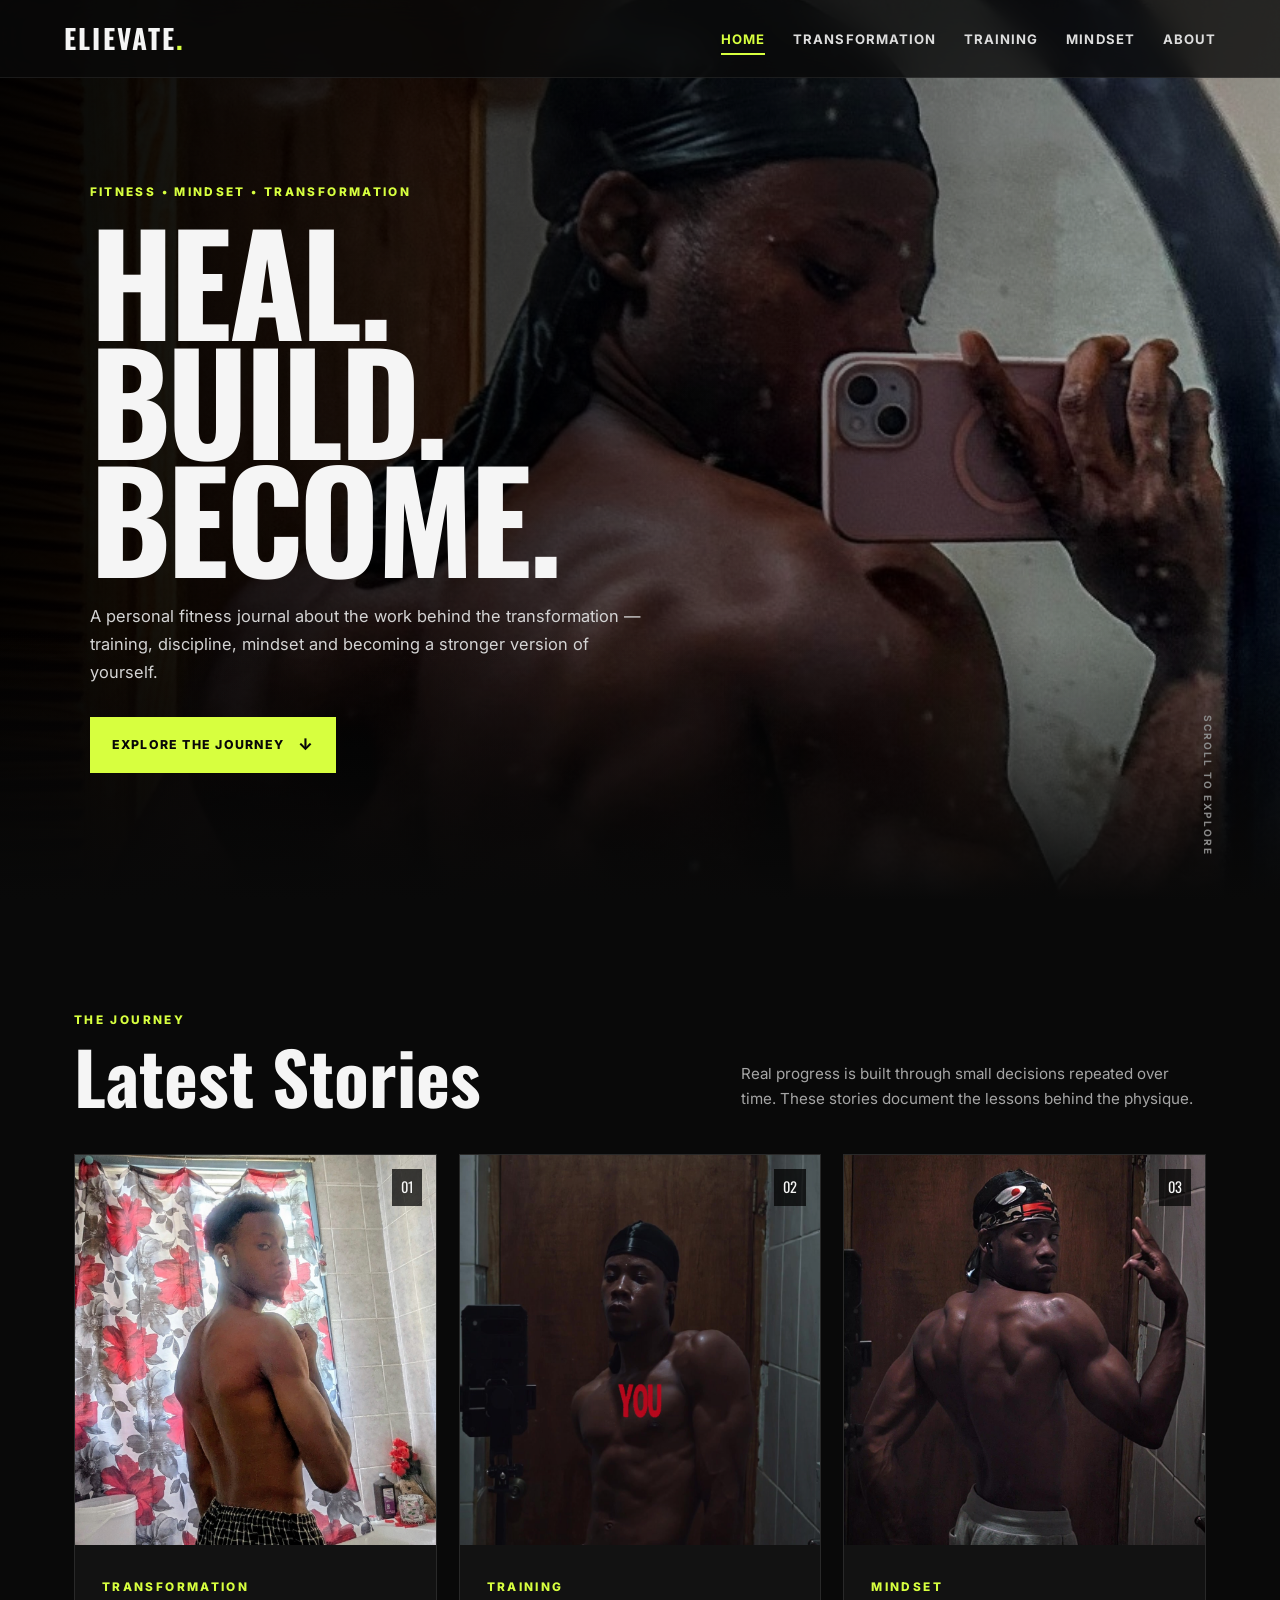
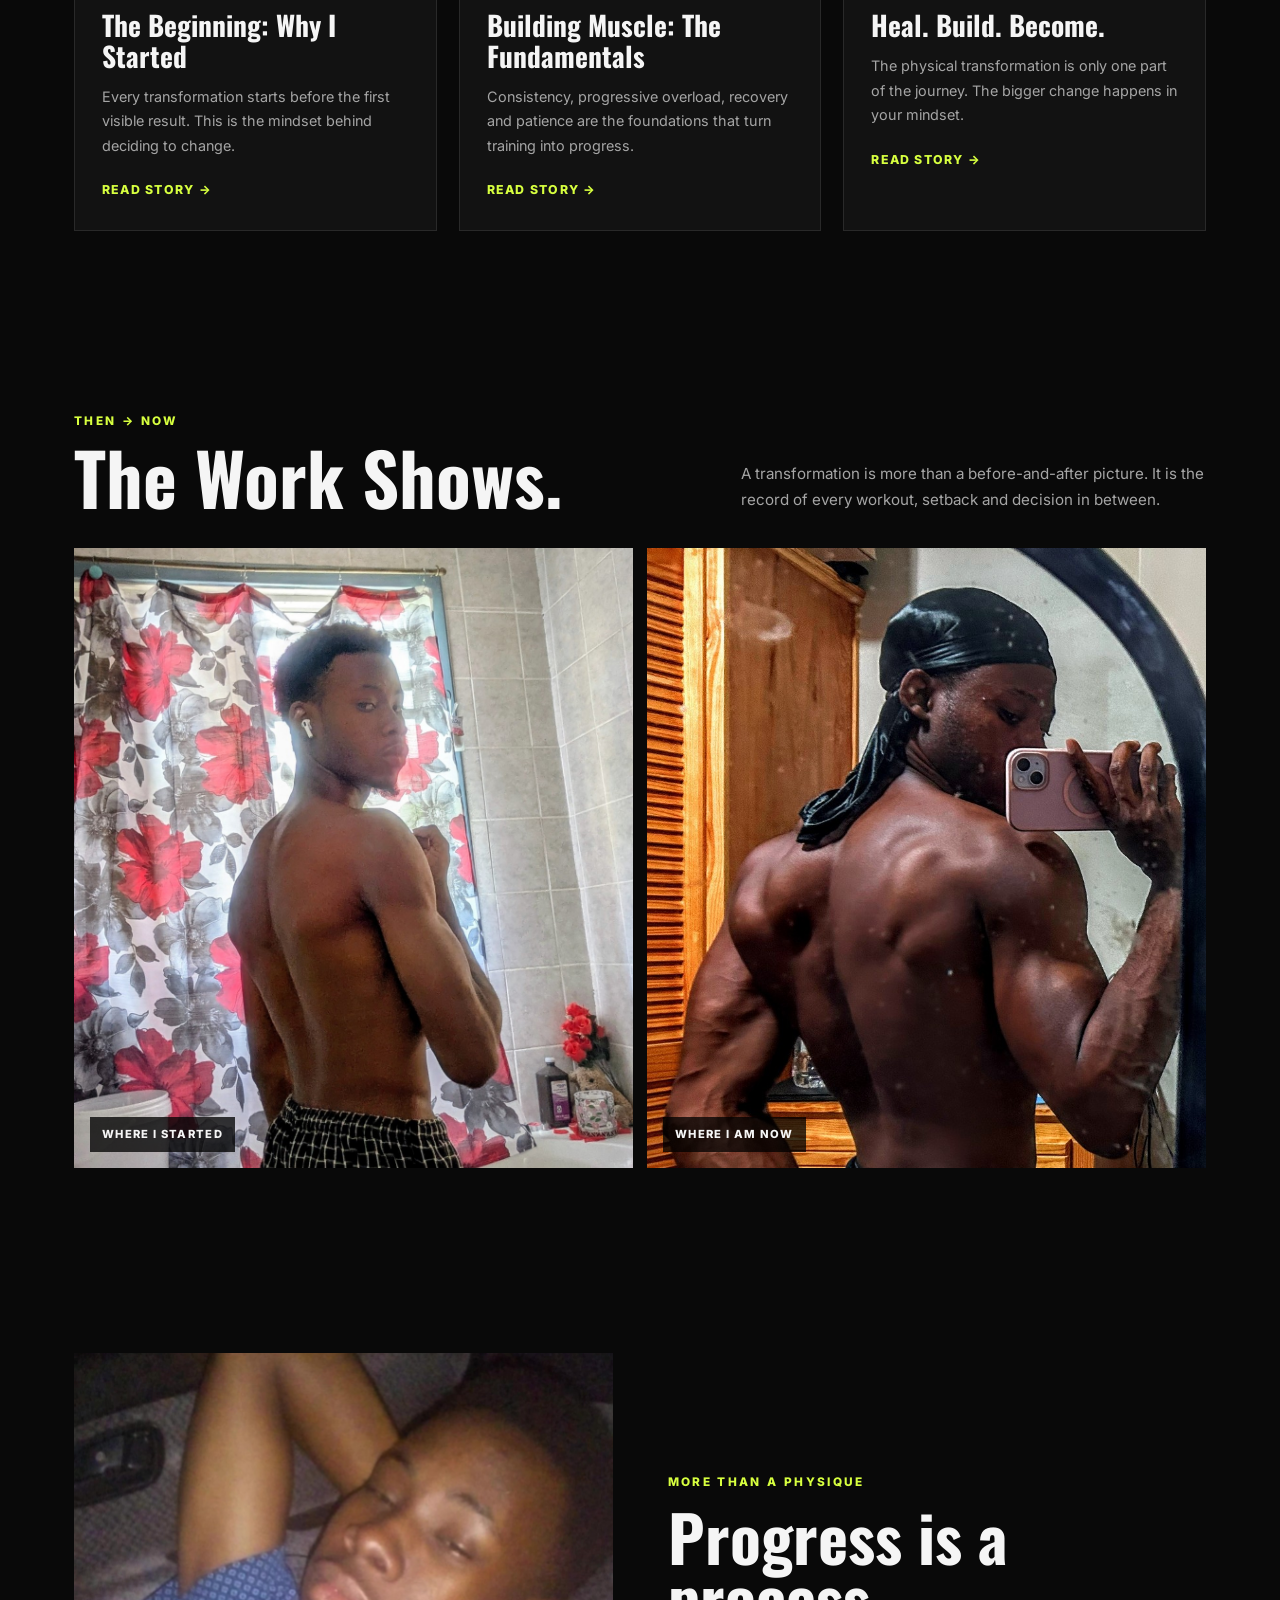
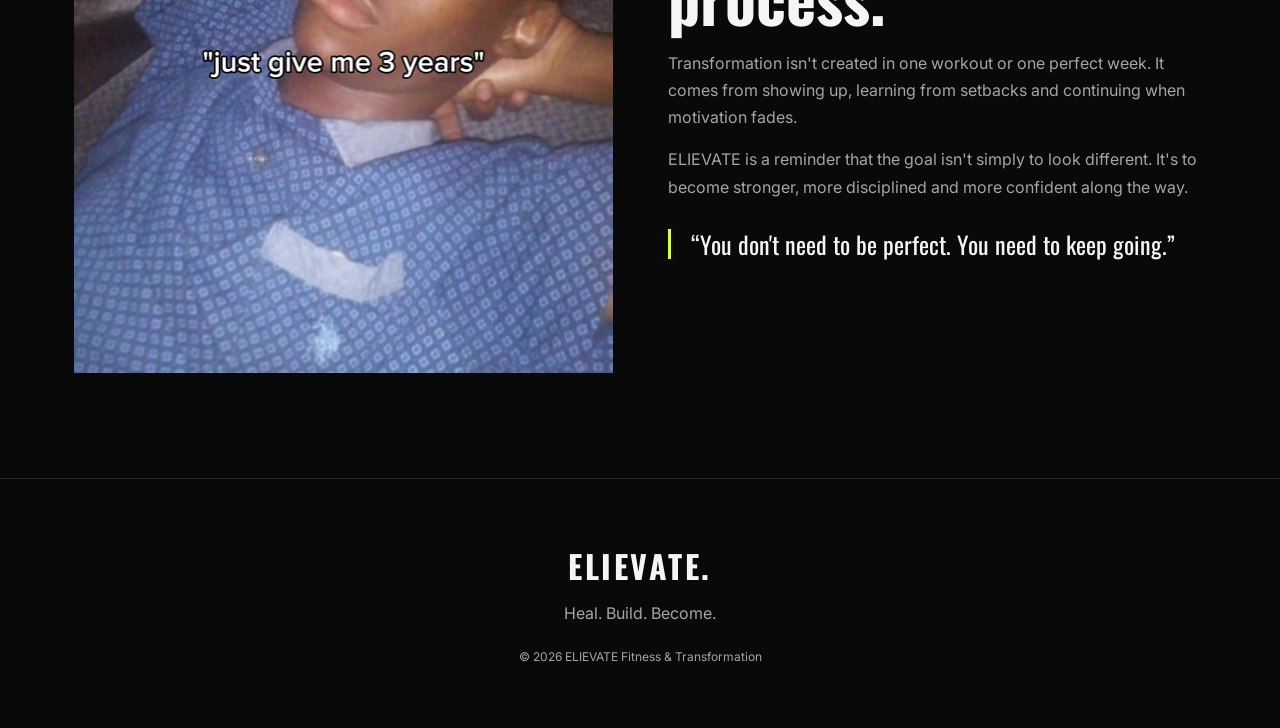
<file: index.html>
<!DOCTYPE html>
<html lang="en">
<head>
<meta charset="UTF-8">
<meta name="viewport" content="width=device-width, initial-scale=1.0">
<meta name="description" content="ELIEVATE — a personal fitness and transformation blog about training, mindset and growth.">
<title>ELIEVATE | Fitness & Transformation</title>
<link rel="stylesheet" href="css/style.css">
</head>
<body>

<header class="navbar">
    <a href="index.html" class="logo">ELIEVATE<span>.</span></a>
    <nav aria-label="Main navigation">
        <ul class="nav-links">
            <li><a class="active" href="index.html">Home</a></li>
            <li><a href="post1.html">Transformation</a></li>
            <li><a href="post2.html">Training</a></li>
            <li><a href="post3.html">Mindset</a></li>
            <li><a href="about.html">About</a></li>
        </ul>
    </nav>
</header>

<section class="hero">
    <div class="hero-content">
        <p class="hero-subtitle">Fitness • Mindset • Transformation</p>
        <h1>HEAL.<br>BUILD.<br>BECOME.</h1>
        <p class="hero-copy">A personal fitness journal about the work behind the transformation — training, discipline, mindset and becoming a stronger version of yourself.</p>
        <a href="#stories" class="button">Explore the journey <span>↓</span></a>
    </div>
    <div class="hero-scroll">SCROLL TO EXPLORE</div>
</section>

<main>
<section class="section" id="stories">
    <div class="section-head">
        <div>
            <span class="section-label">The journey</span>
            <h2>Latest Stories</h2>
        </div>
        <p>Real progress is built through small decisions repeated over time. These stories document the lessons behind the physique.</p>
    </div>

    <div class="post-grid">
        <article class="post-card">
            <div class="image-wrap">
                <img src="images/transformation-start.jpg" alt="Earlier stage of the fitness transformation">
                <span class="card-number">01</span>
            </div>
            <div class="post-body">
                <span class="post-category">Transformation</span>
                <h3>The Beginning: Why I Started</h3>
                <p>Every transformation starts before the first visible result. This is the mindset behind deciding to change.</p>
                <a class="read-more" href="post1.html">Read story →</a>
            </div>
        </article>

        <article class="post-card">
            <div class="image-wrap">
                <img src="images/training-frame.jpg" alt="Training during a fitness transformation">
                <span class="card-number">02</span>
            </div>
            <div class="post-body">
                <span class="post-category">Training</span>
                <h3>Building Muscle: The Fundamentals</h3>
                <p>Consistency, progressive overload, recovery and patience are the foundations that turn training into progress.</p>
                <a class="read-more" href="post2.html">Read story →</a>
            </div>
        </article>

        <article class="post-card">
            <div class="image-wrap">
                <img src="images/mindset-current.jpg" alt="Later stage of the fitness transformation">
                <span class="card-number">03</span>
            </div>
            <div class="post-body">
                <span class="post-category">Mindset</span>
                <h3>Heal. Build. Become.</h3>
                <p>The physical transformation is only one part of the journey. The bigger change happens in your mindset.</p>
                <a class="read-more" href="post3.html">Read story →</a>
            </div>
        </article>
    </div>
</section>

<section class="section transformation-section">
    <div class="section-head compact-head">
        <div>
            <span class="section-label">Then → Now</span>
            <h2>The Work Shows.</h2>
        </div>
        <p>A transformation is more than a before-and-after picture. It is the record of every workout, setback and decision in between.</p>
    </div>

    <div class="before-after">
        <figure>
            <img src="images/transformation-start.jpg" alt="Earlier transformation photo">
            <figcaption>Where I started</figcaption>
        </figure>
        <figure>
            <img src="images/transformation-current.jpg" alt="Current transformation photo">
            <figcaption>Where I am now</figcaption>
        </figure>
    </div>
</section>

<section class="section philosophy-section">
    <div class="split">
        <img src="images/mindset-frame.jpg" alt="Fitness journey and mindset">
        <div class="split-copy">
            <span class="section-label">More than a physique</span>
            <h2>Progress is a process.</h2>
            <p>Transformation isn't created in one workout or one perfect week. It comes from showing up, learning from setbacks and continuing when motivation fades.</p>
            <p>ELIEVATE is a reminder that the goal isn't simply to look different. It's to become stronger, more disciplined and more confident along the way.</p>
            <div class="quote">“You don't need to be perfect. You need to keep going.”</div>
        </div>
    </div>
</section>
</main>

<footer>
    <h2>ELIEVATE.</h2>
    <p>Heal. Build. Become.</p>
    <p class="copyright">© 2026 ELIEVATE Fitness & Transformation</p>
</footer>

</body>
</html>
</file>
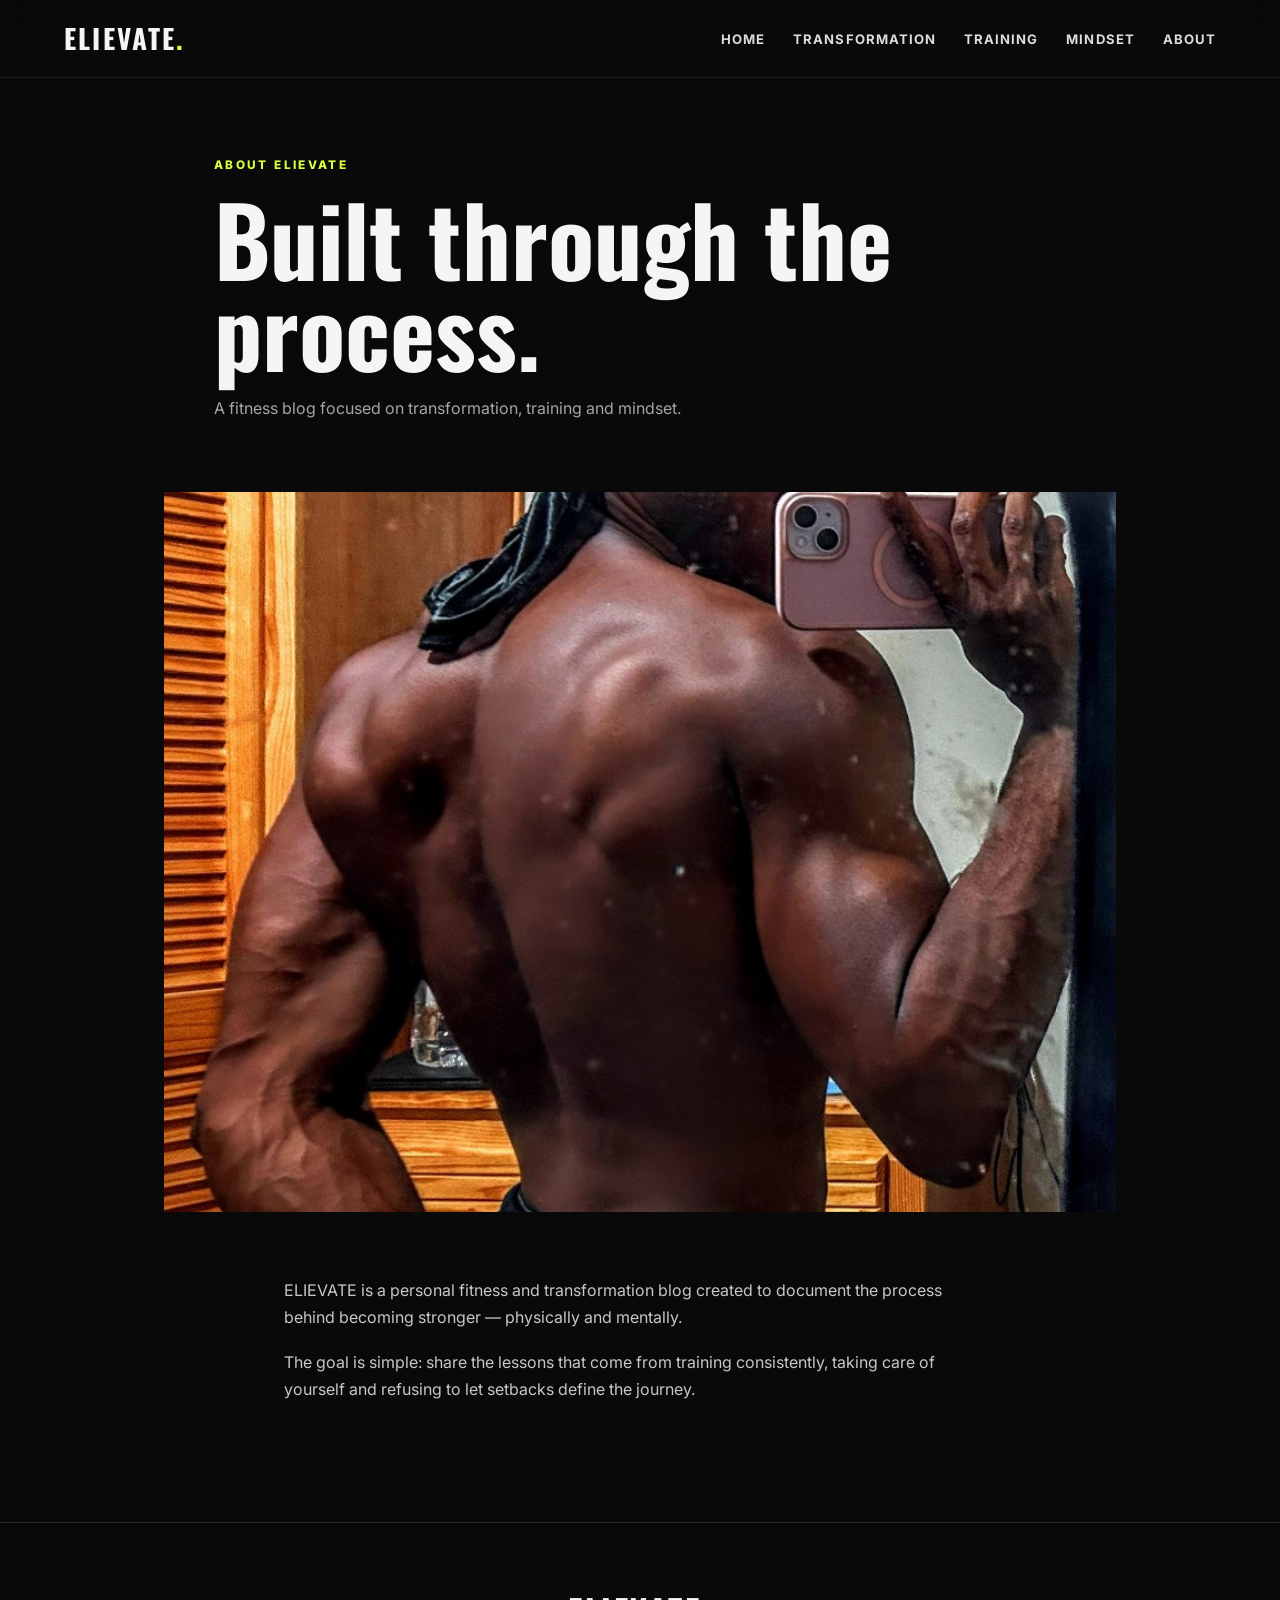
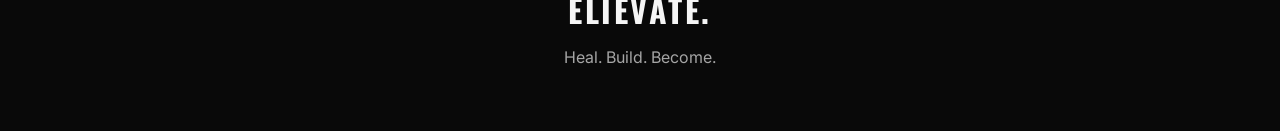
<file: about.html>
<!DOCTYPE html>
<html lang="en"><head><meta charset="UTF-8"><meta name="viewport" content="width=device-width, initial-scale=1.0"><title>About | ELIEVATE</title><link rel="stylesheet" href="css/style.css"></head>
<body>
<header class="navbar"><a href="index.html" class="logo">ELIEVATE<span>.</span></a><ul class="nav-links"><li><a href="index.html">Home</a></li><li><a href="post1.html">Transformation</a></li><li><a href="post2.html">Training</a></li><li><a href="post3.html">Mindset</a></li><li><a href="about.html">About</a></li></ul></header>
<section class="article-hero"><span class="section-label">About ELIEVATE</span><h1>Built through the process.</h1><p>A fitness blog focused on transformation, training and mindset.</p></section>
<div class="article-image"><img src="images/transformation-current.jpg" alt="ELIEVATE fitness journey"></div>
<article class="article"><p>ELIEVATE is a personal fitness and transformation blog created to document the process behind becoming stronger — physically and mentally.</p><p>The goal is simple: share the lessons that come from training consistently, taking care of yourself and refusing to let setbacks define the journey.</p></article>
<footer><h2>ELIEVATE.</h2><p>Heal. Build. Become.</p></footer>
</body></html>
</file>
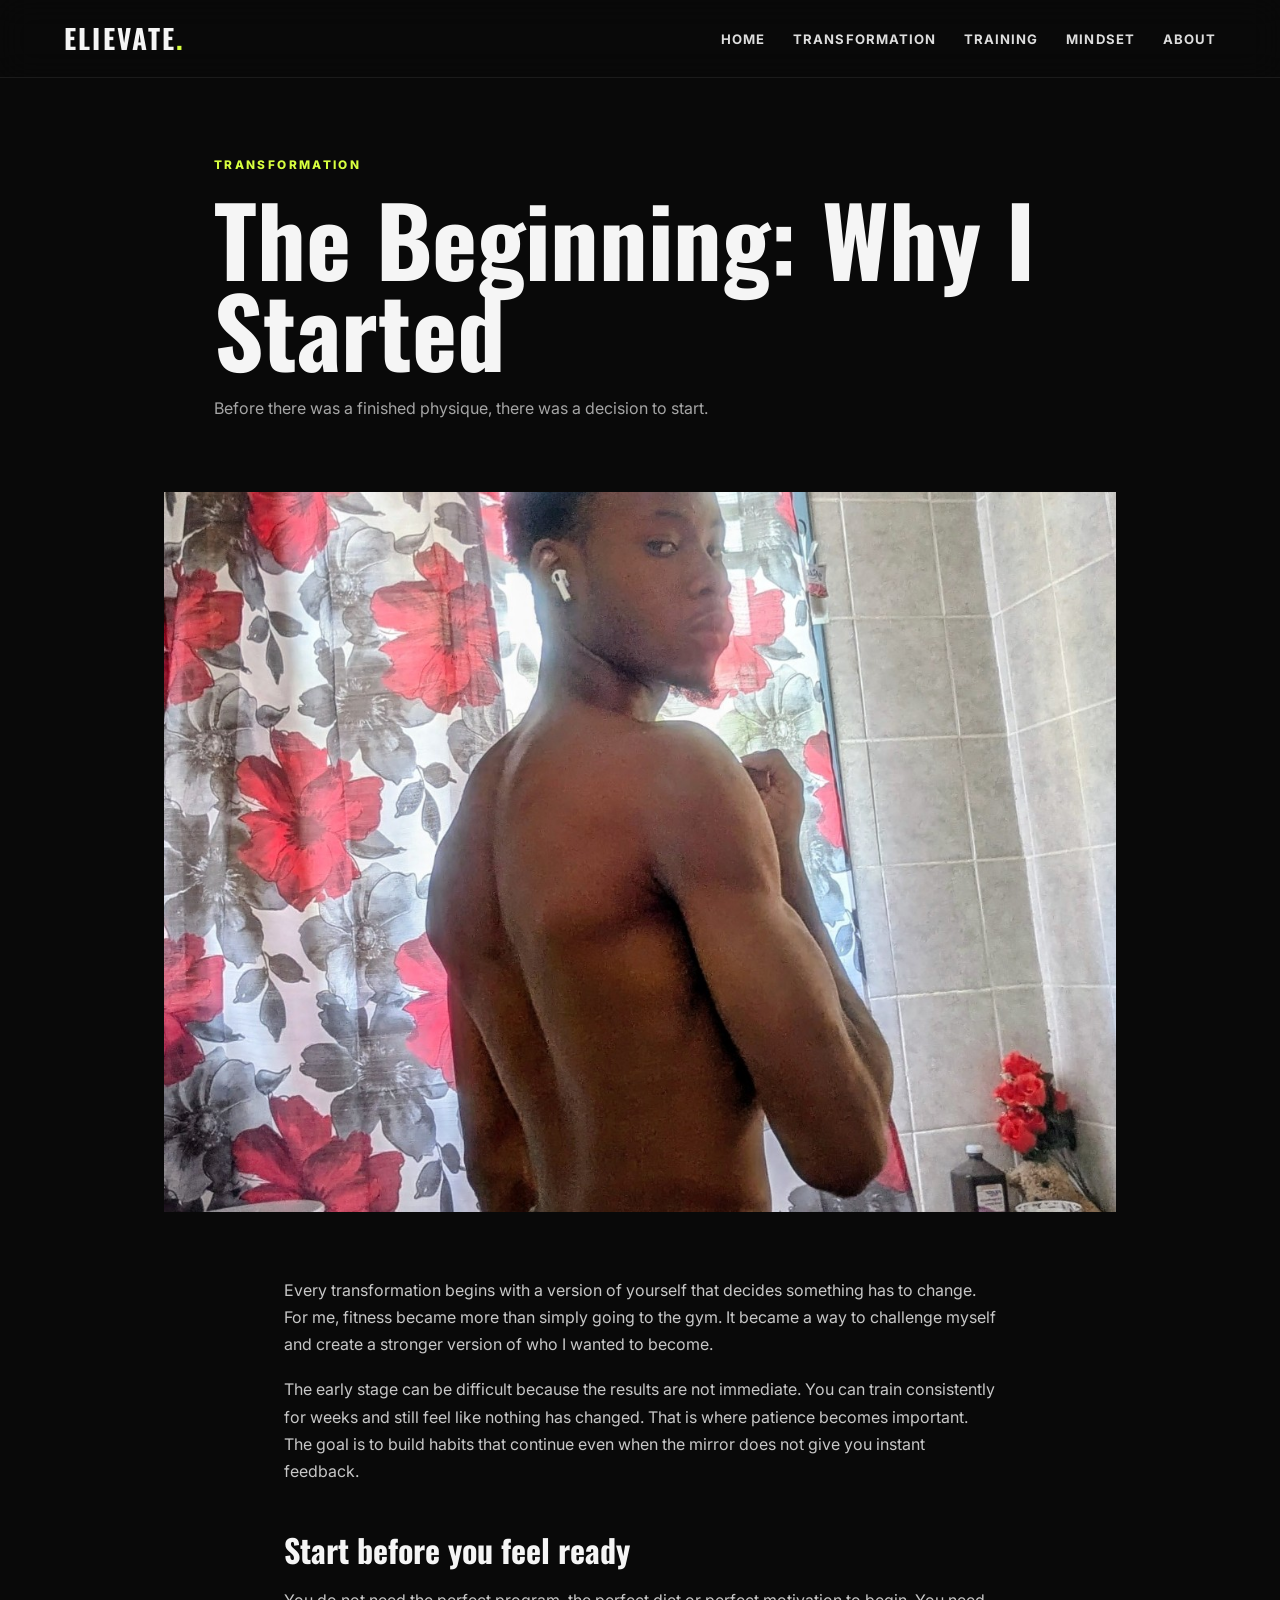
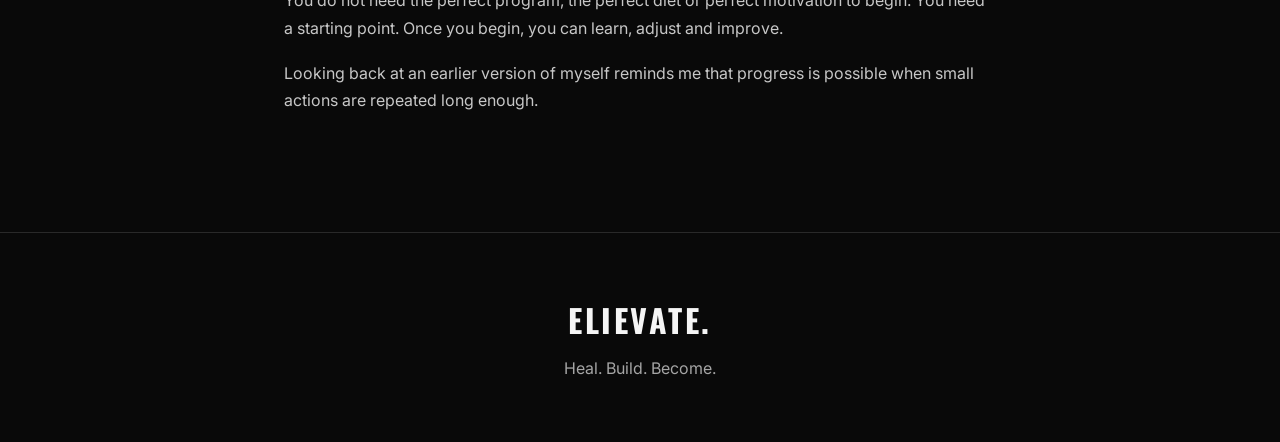
<file: post1.html>
<!DOCTYPE html>
<html lang="en"><head><meta charset="UTF-8"><meta name="viewport" content="width=device-width, initial-scale=1.0"><title>The Beginning | ELIEVATE</title><link rel="stylesheet" href="css/style.css"></head>
<body>
<header class="navbar"><a href="index.html" class="logo">ELIEVATE<span>.</span></a><ul class="nav-links"><li><a href="index.html">Home</a></li><li><a href="post1.html">Transformation</a></li><li><a href="post2.html">Training</a></li><li><a href="post3.html">Mindset</a></li><li><a href="about.html">About</a></li></ul></header>
<section class="article-hero"><span class="section-label">Transformation</span><h1>The Beginning: Why I Started</h1><p>Before there was a finished physique, there was a decision to start.</p></section>
<div class="article-image"><img src="images/transformation-start.jpg" alt="Earlier stage of the transformation"></div>
<article class="article"><p>Every transformation begins with a version of yourself that decides something has to change. For me, fitness became more than simply going to the gym. It became a way to challenge myself and create a stronger version of who I wanted to become.</p><p>The early stage can be difficult because the results are not immediate. You can train consistently for weeks and still feel like nothing has changed. That is where patience becomes important. The goal is to build habits that continue even when the mirror does not give you instant feedback.</p><h2>Start before you feel ready</h2><p>You do not need the perfect program, the perfect diet or perfect motivation to begin. You need a starting point. Once you begin, you can learn, adjust and improve.</p><p>Looking back at an earlier version of myself reminds me that progress is possible when small actions are repeated long enough.</p></article>
<footer><h2>ELIEVATE.</h2><p>Heal. Build. Become.</p></footer>
</body></html>
</file>
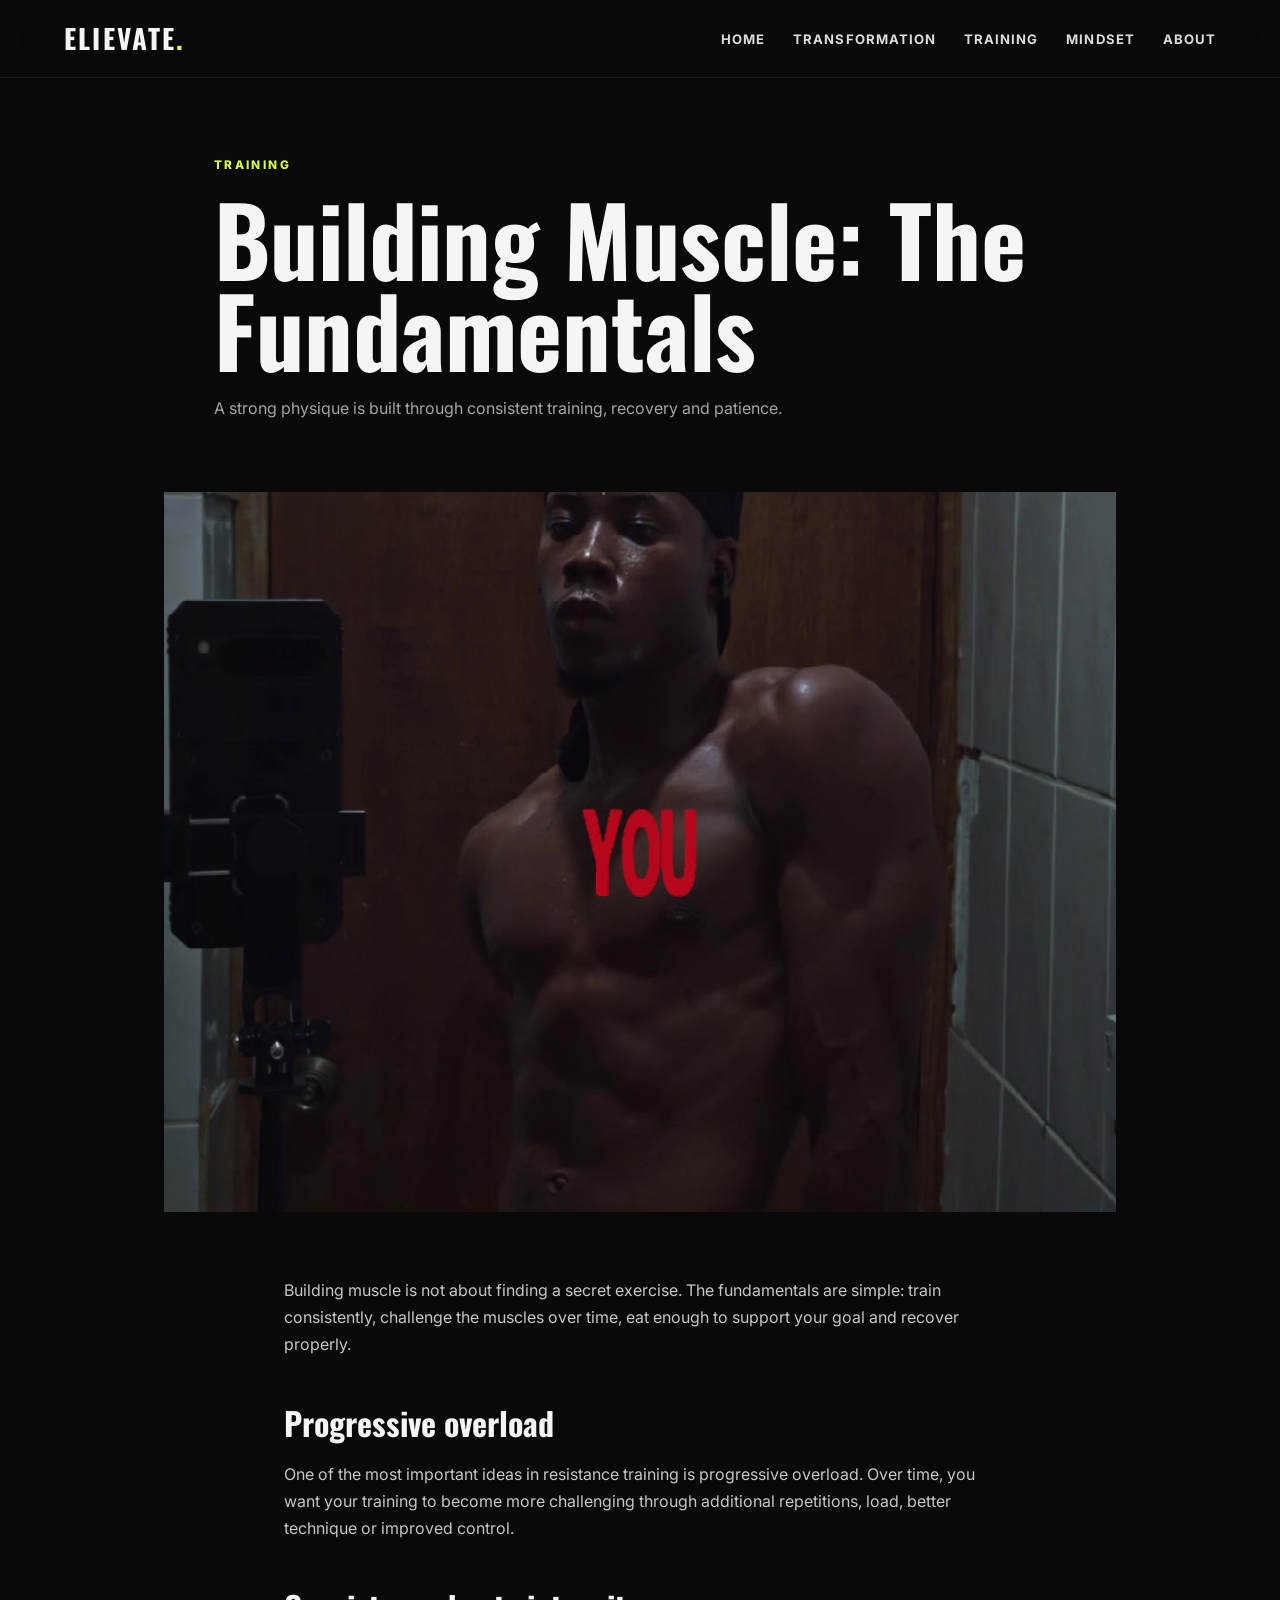
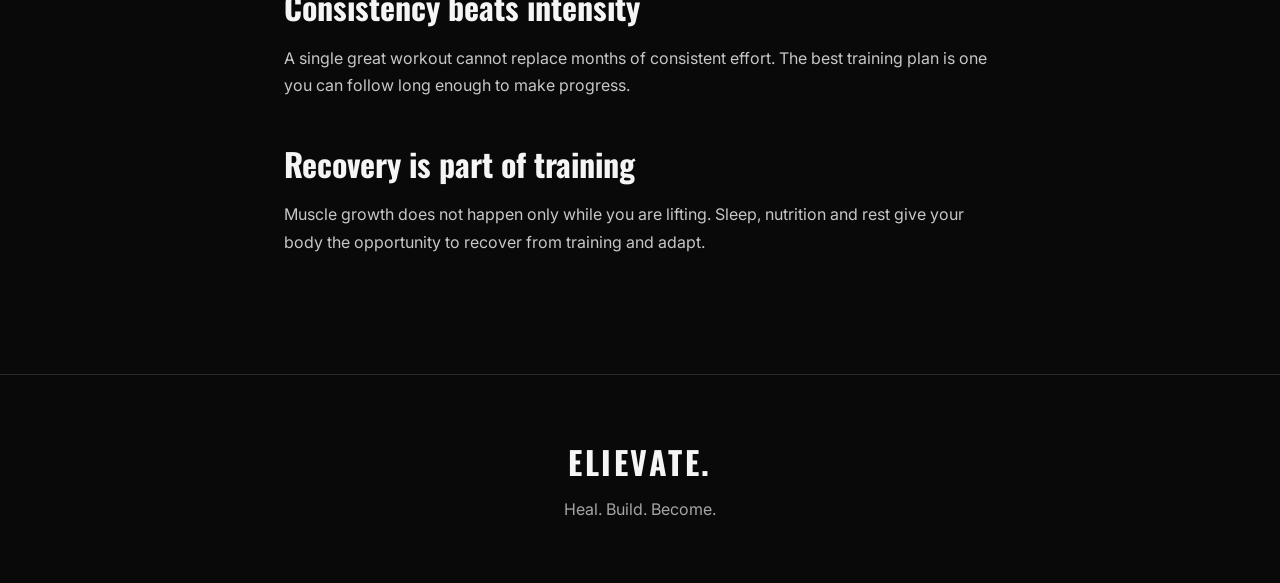
<file: post2.html>
<!DOCTYPE html>
<html lang="en"><head><meta charset="UTF-8"><meta name="viewport" content="width=device-width, initial-scale=1.0"><title>Building Muscle | ELIEVATE</title><link rel="stylesheet" href="css/style.css"></head>
<body>
<header class="navbar"><a href="index.html" class="logo">ELIEVATE<span>.</span></a><ul class="nav-links"><li><a href="index.html">Home</a></li><li><a href="post1.html">Transformation</a></li><li><a href="post2.html">Training</a></li><li><a href="post3.html">Mindset</a></li><li><a href="about.html">About</a></li></ul></header>
<section class="article-hero"><span class="section-label">Training</span><h1>Building Muscle: The Fundamentals</h1><p>A strong physique is built through consistent training, recovery and patience.</p></section>
<div class="article-image"><img src="images/training-frame.jpg" alt="Training and fitness progress"></div>
<article class="article"><p>Building muscle is not about finding a secret exercise. The fundamentals are simple: train consistently, challenge the muscles over time, eat enough to support your goal and recover properly.</p><h2>Progressive overload</h2><p>One of the most important ideas in resistance training is progressive overload. Over time, you want your training to become more challenging through additional repetitions, load, better technique or improved control.</p><h2>Consistency beats intensity</h2><p>A single great workout cannot replace months of consistent effort. The best training plan is one you can follow long enough to make progress.</p><h2>Recovery is part of training</h2><p>Muscle growth does not happen only while you are lifting. Sleep, nutrition and rest give your body the opportunity to recover from training and adapt.</p></article>
<footer><h2>ELIEVATE.</h2><p>Heal. Build. Become.</p></footer>
</body></html>
</file>
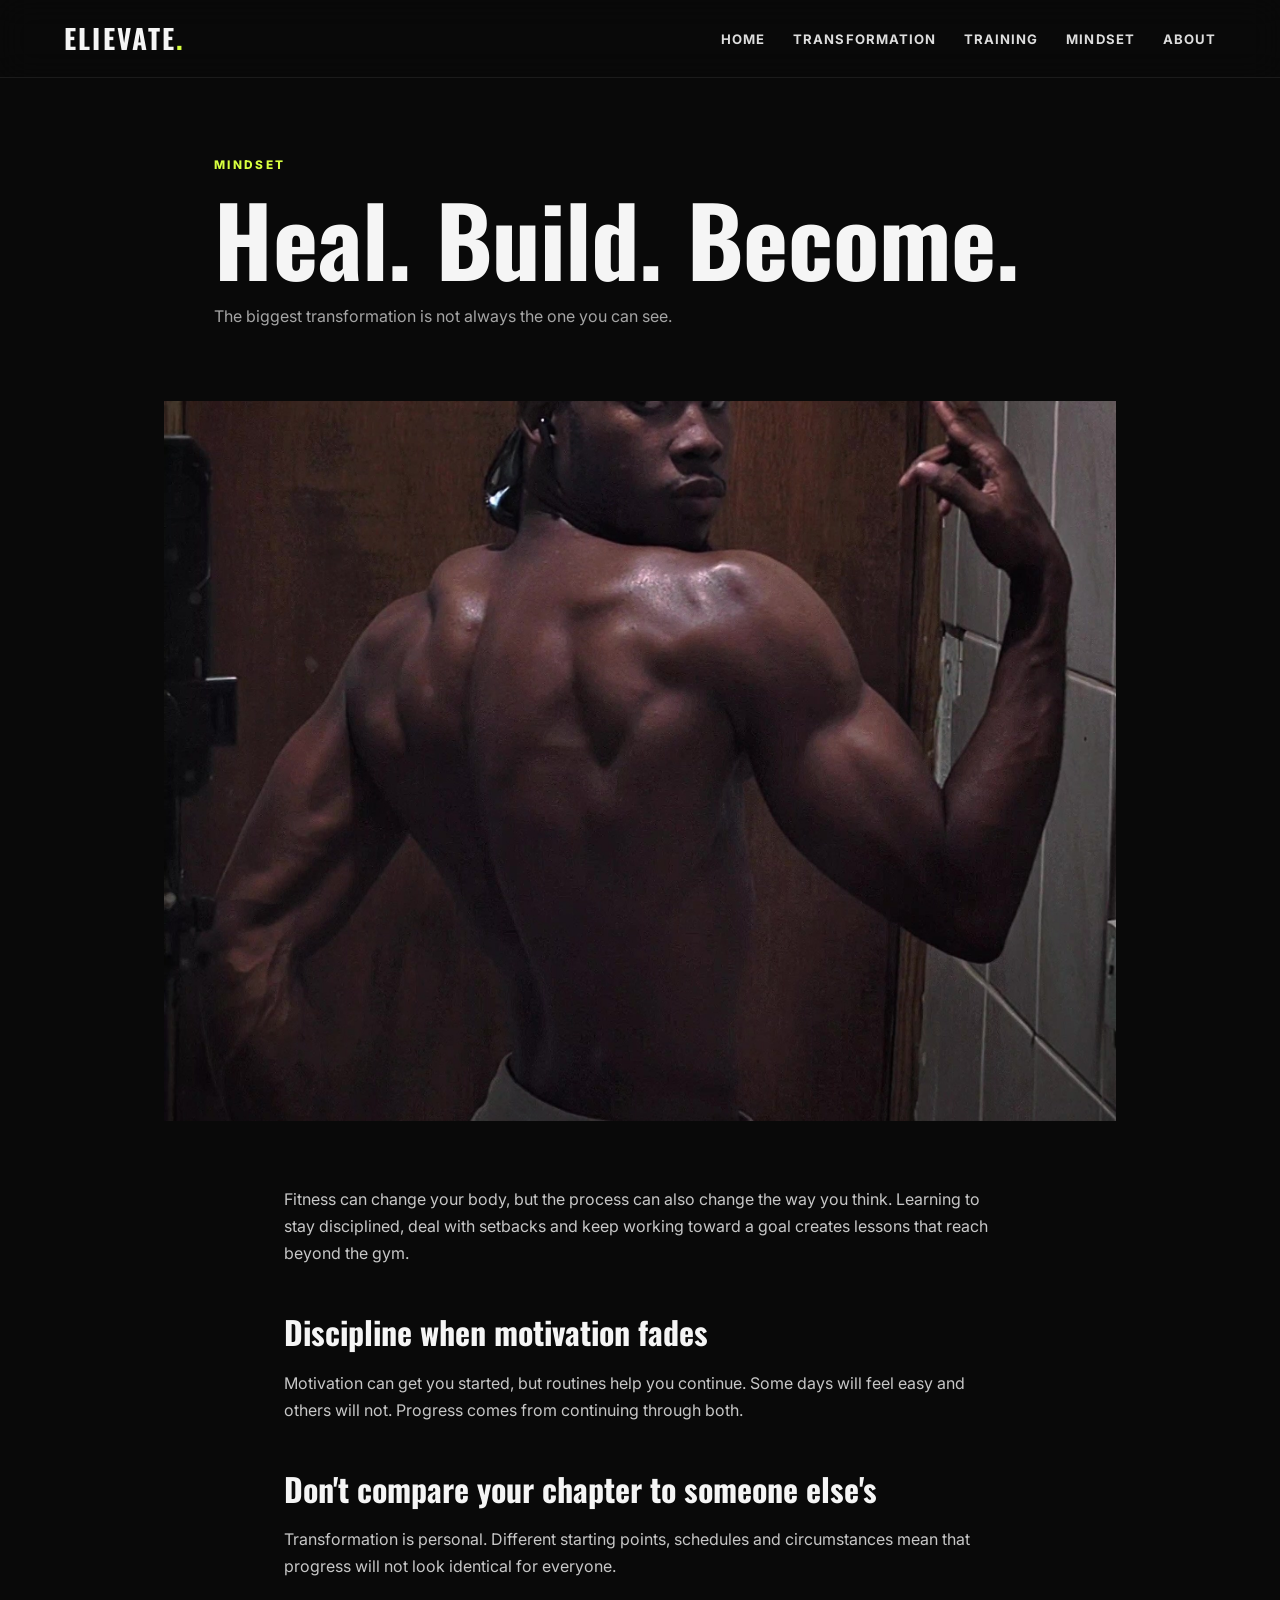
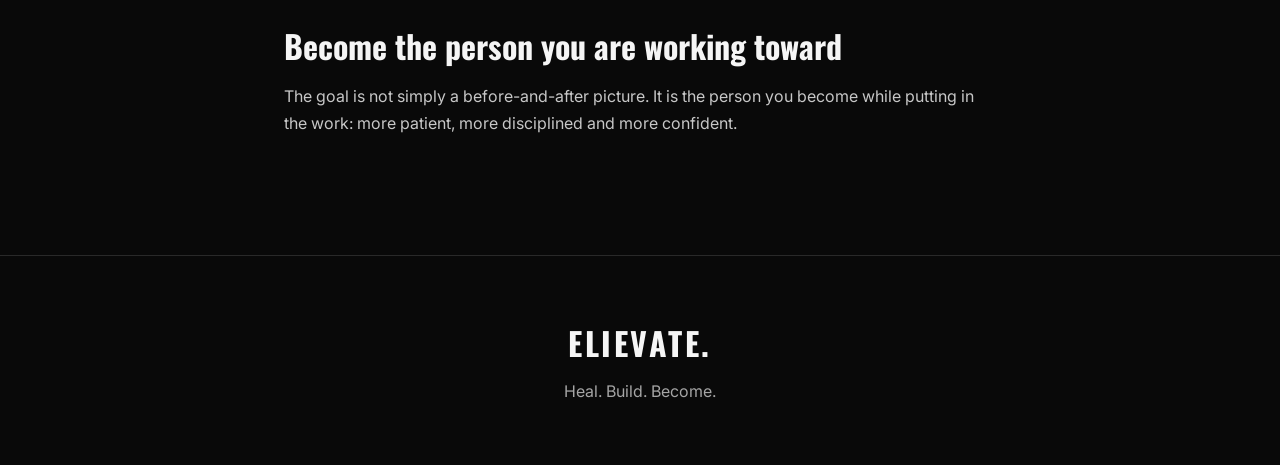
<file: post3.html>
<!DOCTYPE html>
<html lang="en"><head><meta charset="UTF-8"><meta name="viewport" content="width=device-width, initial-scale=1.0"><title>Heal. Build. Become. | ELIEVATE</title><link rel="stylesheet" href="css/style.css"></head>
<body>
<header class="navbar"><a href="index.html" class="logo">ELIEVATE<span>.</span></a><ul class="nav-links"><li><a href="index.html">Home</a></li><li><a href="post1.html">Transformation</a></li><li><a href="post2.html">Training</a></li><li><a href="post3.html">Mindset</a></li><li><a href="about.html">About</a></li></ul></header>
<section class="article-hero"><span class="section-label">Mindset</span><h1>Heal. Build. Become.</h1><p>The biggest transformation is not always the one you can see.</p></section>
<div class="article-image"><img src="images/mindset-current.jpg" alt="Later stage of a fitness transformation"></div>
<article class="article"><p>Fitness can change your body, but the process can also change the way you think. Learning to stay disciplined, deal with setbacks and keep working toward a goal creates lessons that reach beyond the gym.</p><h2>Discipline when motivation fades</h2><p>Motivation can get you started, but routines help you continue. Some days will feel easy and others will not. Progress comes from continuing through both.</p><h2>Don't compare your chapter to someone else's</h2><p>Transformation is personal. Different starting points, schedules and circumstances mean that progress will not look identical for everyone.</p><h2>Become the person you are working toward</h2><p>The goal is not simply a before-and-after picture. It is the person you become while putting in the work: more patient, more disciplined and more confident.</p></article>
<footer><h2>ELIEVATE.</h2><p>Heal. Build. Become.</p></footer>
</body></html>
</file>
<file: css/style.css>
@import url('https://fonts.googleapis.com/css2?family=Inter:wght@400;500;600;700;800&family=Oswald:wght@500;600;700&display=swap');

:root {
    --bg: #090909;
    --surface: #121212;
    --surface-2: #181818;
    --text: #f5f5f5;
    --muted: #a5a5a5;
    --accent: #d7ff3f;
    --line: #292929;
    --max: 1180px;
}

* { box-sizing: border-box; margin: 0; padding: 0; }
html { scroll-behavior: smooth; }
body { font-family: 'Inter', sans-serif; background: var(--bg); color: var(--text); line-height: 1.7; }
a { color: inherit; text-decoration: none; }
img { display: block; width: 100%; }

.navbar {
    position: fixed; z-index: 20; top: 0; left: 0; right: 0; height: 78px;
    display: flex; align-items: center; justify-content: space-between;
    padding: 0 5vw; background: rgba(9,9,9,.78); backdrop-filter: blur(16px);
    border-bottom: 1px solid rgba(255,255,255,.08);
}
.logo { font-family: 'Oswald', sans-serif; font-size: 1.7rem; font-weight: 700; letter-spacing: .08em; }
.logo span { color: var(--accent); }
.nav-links { display: flex; list-style: none; gap: 28px; }
.nav-links a { position: relative; color: #ddd; font-size: .82rem; font-weight: 700; text-transform: uppercase; letter-spacing: .08em; transition: color .2s; }
.nav-links a::after { content: ''; position: absolute; left: 0; bottom: -8px; width: 0; height: 2px; background: var(--accent); transition: width .2s; }
.nav-links a:hover, .nav-links a.active { color: var(--accent); }
.nav-links a:hover::after, .nav-links a.active::after { width: 100%; }

.hero {
    min-height: 100vh; display: flex; align-items: center; position: relative; overflow: hidden;
    background: linear-gradient(90deg, rgba(0,0,0,.94) 0%, rgba(0,0,0,.68) 42%, rgba(0,0,0,.12) 100%),
                url('../images/transformation-current.jpg') center 22% / cover no-repeat;
}
.hero::before { content: ''; position: absolute; inset: 0; background: radial-gradient(circle at 72% 50%, transparent 0%, rgba(0,0,0,.2) 55%, rgba(0,0,0,.65) 100%); }
.hero::after { content: ''; position: absolute; left: 0; right: 0; bottom: 0; height: 30%; background: linear-gradient(0deg, var(--bg), transparent); }
.hero-content { position: relative; z-index: 2; max-width: 790px; padding: 145px 7vw 90px; }
.hero-subtitle, .post-category, .section-label { color: var(--accent); font-size: .74rem; font-weight: 800; letter-spacing: .2em; text-transform: uppercase; }
.hero h1 { font-family: 'Oswald', sans-serif; font-size: clamp(4rem, 11vw, 8.6rem); line-height: .86; letter-spacing: -.025em; margin: 18px 0 27px; }
.hero-copy { max-width: 570px; color: #d4d4d4; font-size: 1.03rem; }
.button { display: inline-flex; align-items: center; gap: 14px; margin-top: 31px; padding: 14px 22px; background: var(--accent); color: #080808; font-weight: 800; font-size: .77rem; letter-spacing: .1em; text-transform: uppercase; transition: transform .2s, background .2s; }
.button:hover { transform: translateY(-3px); background: #efff9d; }
.button span { font-size: 1rem; }
.hero-scroll { position: absolute; z-index: 2; right: 5vw; bottom: 44px; writing-mode: vertical-rl; color: #888; font-size: .63rem; font-weight: 700; letter-spacing: .2em; }

.section { max-width: var(--max); margin: 0 auto; padding: 105px 24px; }
.section-head { display: flex; justify-content: space-between; align-items: end; gap: 30px; margin-bottom: 42px; }
.section-head h2 { font-family: 'Oswald', sans-serif; font-size: clamp(2.5rem, 6vw, 4.5rem); line-height: 1; margin-top: 8px; }
.section-head p { max-width: 465px; color: var(--muted); font-size: .95rem; }
.compact-head { margin-bottom: 35px; }

.post-grid { display: grid; grid-template-columns: repeat(3, 1fr); gap: 22px; }
.post-card { background: var(--surface); border: 1px solid var(--line); overflow: hidden; transition: transform .25s, border-color .25s; }
.post-card:hover { transform: translateY(-7px); border-color: #565656; }
.image-wrap { position: relative; overflow: hidden; }
.post-card img { height: 390px; object-fit: cover; transition: transform .5s; }
.post-card:hover img { transform: scale(1.035); }
.post-card:nth-child(1) img { object-position: center 35%; }
.post-card:nth-child(2) img { object-position: center 30%; }
.post-card:nth-child(3) img { object-position: center 25%; }
.card-number { position: absolute; top: 14px; right: 14px; padding: 6px 9px; background: rgba(0,0,0,.72); font-family: 'Oswald', sans-serif; font-size: .9rem; }
.post-body { padding: 27px; }
.post-body h3 { font-family: 'Oswald', sans-serif; font-size: 1.72rem; line-height: 1.12; margin: 11px 0 13px; }
.post-body p { color: var(--muted); font-size: .9rem; }
.read-more { display: inline-block; margin-top: 22px; color: var(--accent); font-size: .77rem; font-weight: 800; letter-spacing: .1em; text-transform: uppercase; }

.transformation-section { padding-top: 70px; }
.before-after { display: grid; grid-template-columns: 1fr 1fr; gap: 14px; }
.before-after figure { position: relative; overflow: hidden; background: var(--surface); }
.before-after img { height: 620px; object-fit: cover; transition: transform .5s; }
.before-after figure:hover img { transform: scale(1.02); }
.before-after figure:first-child img { object-position: center 25%; }
.before-after figure:last-child img { object-position: center 23%; }
.before-after figcaption { position: absolute; left: 16px; bottom: 16px; padding: 8px 12px; background: rgba(0,0,0,.76); font-size: .7rem; font-weight: 800; letter-spacing: .12em; text-transform: uppercase; }

.philosophy-section { padding-top: 80px; }
.split { display: grid; grid-template-columns: 1fr 1fr; gap: 55px; align-items: center; }
.split img { height: 620px; object-fit: cover; }
.split-copy h2 { font-family: 'Oswald', sans-serif; font-size: clamp(2.8rem, 5vw, 5rem); line-height: .95; margin: 12px 0 22px; }
.split-copy p { color: var(--muted); margin-bottom: 15px; }
.quote { margin-top: 28px; padding-left: 20px; border-left: 3px solid var(--accent); font-family: 'Oswald', sans-serif; font-size: 1.5rem; line-height: 1.25; }

footer { border-top: 1px solid var(--line); padding: 60px 24px; text-align: center; }
footer h2 { font-family: 'Oswald', sans-serif; font-size: 2rem; letter-spacing: .08em; }
footer p { color: var(--muted); margin-top: 7px; }
footer .copyright { margin-top: 20px; font-size: .75rem; }

.article-hero { padding: 150px 24px 70px; max-width: 900px; margin: auto; }
.article-hero h1 { font-family: 'Oswald', sans-serif; font-size: clamp(3rem, 8vw, 6rem); line-height: .95; margin: 15px 0 20px; }
.article-hero p { color: var(--muted); max-width: 720px; }
.article-image { max-width: 1000px; margin: 0 auto; padding: 0 24px; }
.article-image img { max-height: 720px; object-fit: cover; }
.article { max-width: 760px; margin: 0 auto; padding: 65px 24px 100px; }
.article h2 { font-family: 'Oswald', sans-serif; font-size: 2rem; margin: 38px 0 10px; }
.article p { color: #c7c7c7; margin: 0 0 18px; }
.article ul { color: #c7c7c7; padding-left: 25px; margin-bottom: 20px; }

@media (max-width: 900px) {
    .post-grid { grid-template-columns: 1fr 1fr; }
    .post-card:last-child { grid-column: 1 / -1; max-width: calc(50% - 11px); }
}

@media (max-width: 800px) {
    .navbar { height: 68px; padding: 0 20px; }
    .nav-links { gap: 12px; }
    .nav-links a { font-size: .66rem; letter-spacing: .04em; }
    .hero-content { padding: 120px 25px 80px; }
    .hero { background-position: 65% center; }
    .hero-scroll { display: none; }
    .post-grid, .split, .before-after { grid-template-columns: 1fr; }
    .post-card:last-child { grid-column: auto; max-width: none; }
    .post-card img { height: 430px; }
    .split img { height: 520px; }
    .before-after img { height: 540px; }
    .section { padding: 75px 20px; }
    .section-head { display: block; }
    .section-head p { margin-top: 18px; }
}

@media (max-width: 520px) {
    .nav-links { gap: 8px; }
    .nav-links li:nth-child(4), .nav-links li:nth-child(5) { display: none; }
    .hero h1 { font-size: 4.2rem; }
    .hero-copy { font-size: .94rem; }
    .post-card img { height: 390px; }
    .before-after img { height: 500px; }
}
</file>
